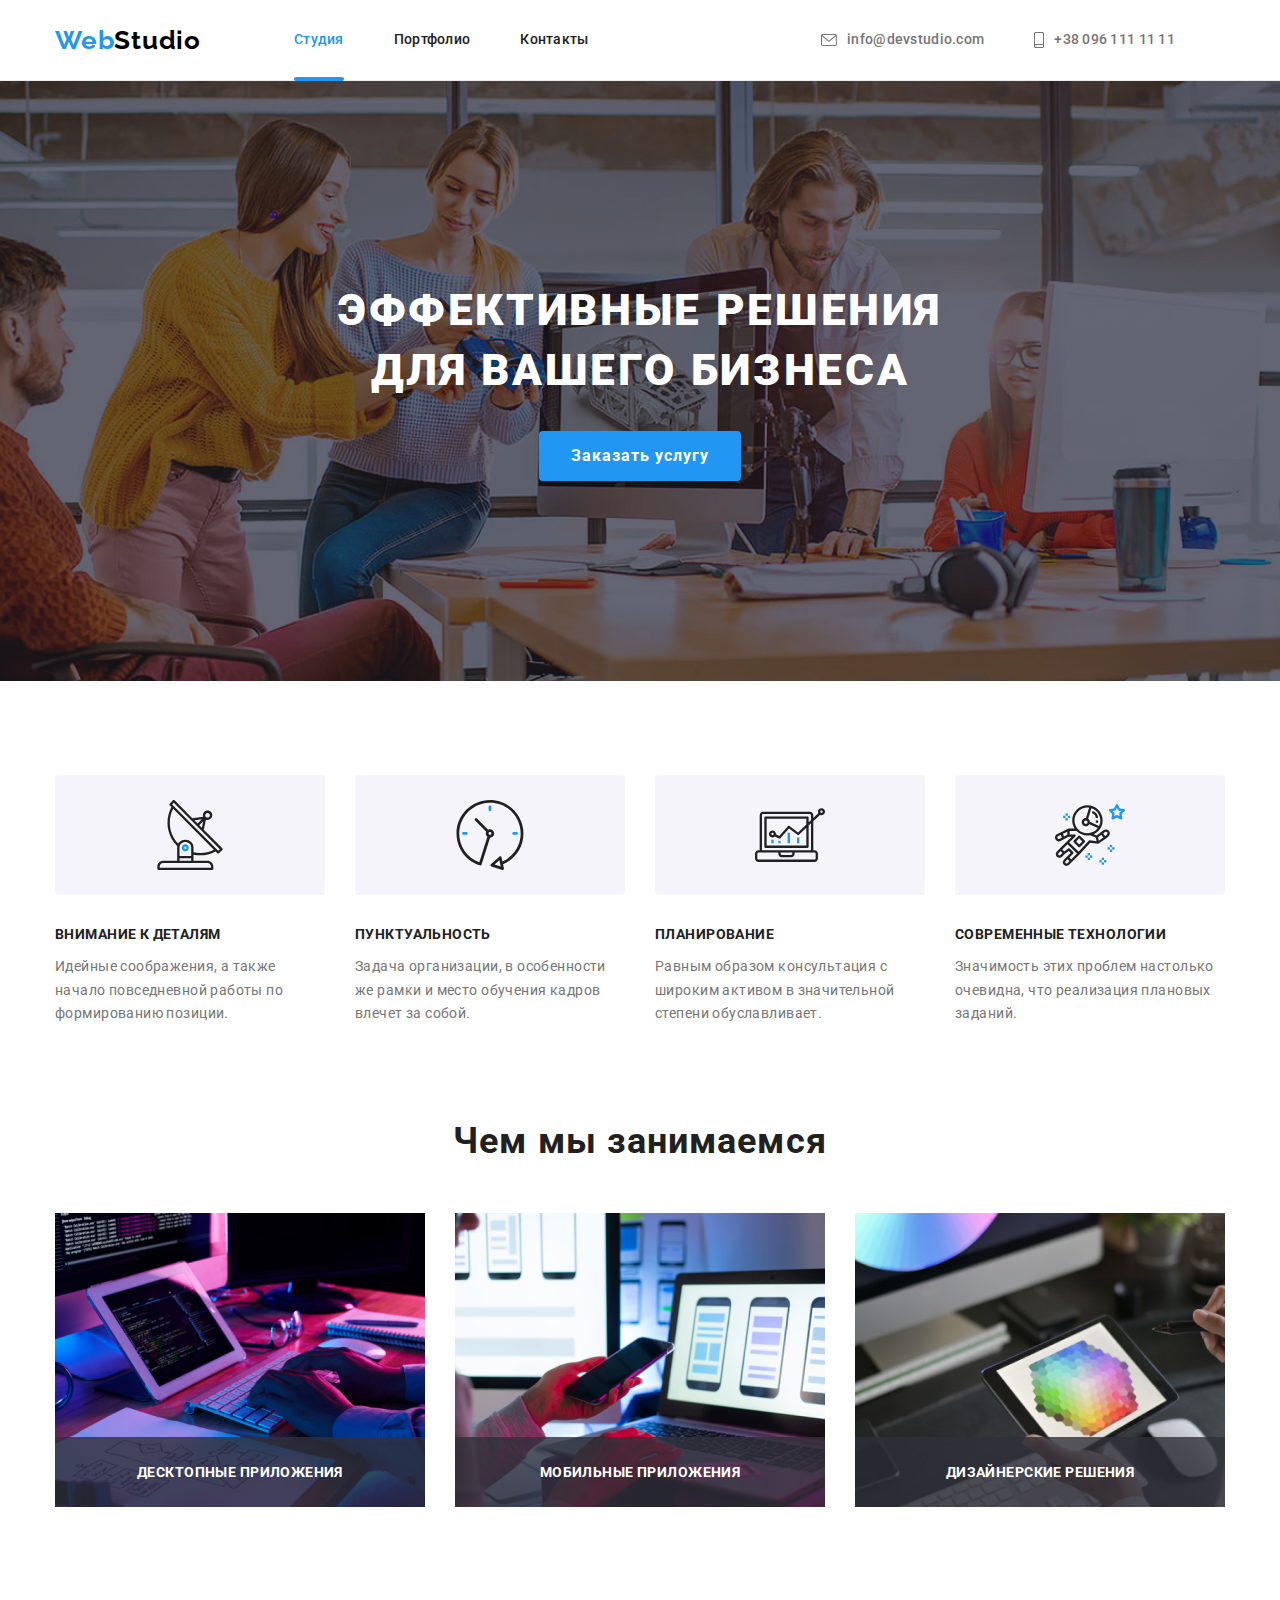
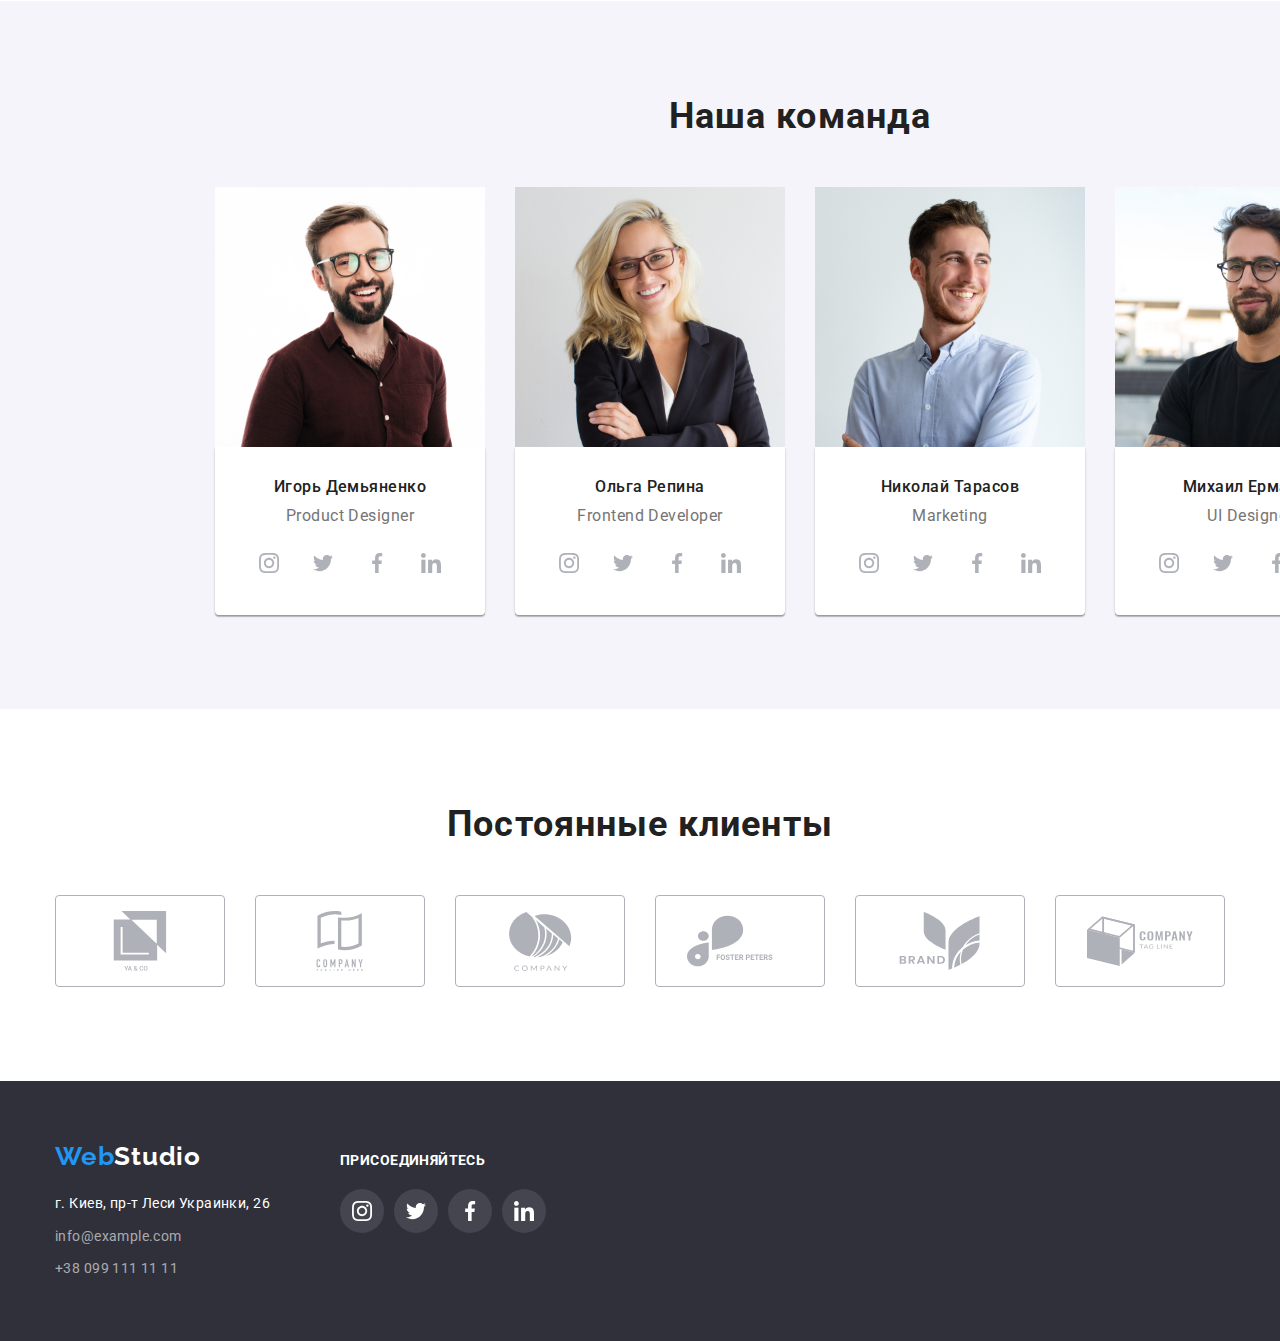
<file: index.html>
<!DOCTYPE html>
<html lang="ru">
<head>
    <meta charset="UTF-8">
    <meta http-equiv="X-UA-Compatible" content="IE=edge">
    <meta name="viewport" content="width=device-width, initial-scale=1.0">
    <title>Студия</title>
    <link rel="preconnect" href="https://fonts.googleapis.com">
    <link rel="preconnect" href="https://fonts.gstatic.com" crossorigin>
    <link rel="stylesheet" href="https://cdn.jsdelivr.net/npm/modern-normalize@1.1.0/modern-normalize.min.css">
    <link href="https://fonts.googleapis.com/css2?family=Raleway:wght@700&family=Roboto:wght@400;500;700;900&display=swap"
        rel="stylesheet" />

    <link rel="stylesheet" href="./css/style.css">
</head>
<body>
    <!---HEADER--->
    <header class="page-header">
        <div class="container header-container">
            <nav class="nav">
                <a class="logo link" href="">
                    Web<span class="logo-studio">Studio</span>
                </a>
                <ul class="menu list ">
                    <li class="menu-item"><a class="menu-link link current" href="./index.html">Студия</a></li>
                    <li class="menu-item"><a class="menu-link link" href="./portfolio.html">Портфолио</a></li>
                    <li class="menu-item"><a class="menu-link link" href="">Контакты</a></li>
            
                </ul>
            </nav>
            <ul class="list ul-list">
               <li class="menu-mailto"><a class="mailto link" href="mailto:info@devstudio.com"><svg class="envelope" width="16" height="12">
                    <use href="./img/ikonpfon/sprite-defs.svg#icon-envelope"></use>
                    </svg>info@devstudio.com</a>
                </li>
                <li class="menu-mailto"><a class="mailto link" href="tel:+380961111111"><svg class="envelope" width="10" height="16">
                    <use href="./img/ikonpfon/sprite-defs.svg#icon-smartphone"></use>
                </svg>+38 096 111 11 11</a></li>
            </ul>

        </div>
        
        
    </header>
    <main>
        <!---HERO---->
       
            <section class="hero">
                <div class="container ">
                    <h1 class="title-hero">Эффективные решения<br /> для вашего бизнеса</h1>
                    <button type="button" class="btn-hero " data-modal-open>Заказать услугу</button>
                </div>
            </section>

       
        
        <!----BENEFITS---->
        <section class="section">
            <div class="container">
                <h2 hidden class="visually-hidden">описание</h2>
                <ul class="list smooth">
                    <li class="Benefits-menu-item ">
                        <div class="Benefits-menu-icon">
                            <svg class="Benefits-icon" width="70" height="70">
                                <use href="./img/ikonpfon/antena-defs.svg#icon-antenna-1">

                            </use> 
                        </svg>
                        </div>
                        <h3 class="Benefits-menu">Внимание к деталям</h3>
                        <p class="description-menu">Идейные соображения, а также начало повседневной работы по формированию позиции.</p>
                    </li>
                    <li class="Benefits-menu-item ">
                        <div class="Benefits-menu-icon">
                            <svg class="Benefits-icon" width="70" height="70">
                                <use href="./img/ikonpfon/antena-defs.svg#icon-clock-1">
                        
                                </use>
                            </svg>
                        </div>
                        <h3 class="Benefits-menu">Пунктуальность</h3>
                        <p class="description-menu">Задача организации, в особенности же рамки и место обучения кадров влечет за собой.
                        </p>
                    </li>
                    <li class="Benefits-menu-item">
                        <div class="Benefits-menu-icon">
                            <svg class="Benefits-icon" width="70" height="70">
                                <use href="./img/ikonpfon/antena-defs.svg#icon-diagram-1">
                        
                                </use>
                            </svg>
                        </div>
                        <h3 class="Benefits-menu">Планирование</h3>
                        <p class="description-menu">Равным образом консультация с широким активом в значительной степени обуславливает.
                        </p>
                    </li>
                    <li class="Benefits-menu-item">
                        <div class="Benefits-menu-icon">
                            <svg class="Benefits-icon" width="70" height="70">
                                <use href="./img/ikonpfon/antena-defs.svg#icon-astronaut-1">
                        
                                </use>
                            </svg>
                        </div>
                        <h3 class="Benefits-menu">Современные технологии</h3>
                        <p class="description-menu">Значимость этих проблем настолько очевидна, что реализация плановых заданий.</p>
                    </li>
                </ul>

            </div>
            
        </section>
        <!---DIRECTION--->
        <section class="direction section">
            <div class="container">
                <h2 class="direction-title direction-menu-item">Чем мы занимаемся</h2>
                <ul class="list direction-menu direction-smooth">
                    <li class="direction-menu-smooth ">
                        <div class="direction-addition">
                            <img class="menu-img" src="./img/gallery/img1.png" alt="IT-сервис" width="370" />
                            <p class="direction-services">Десктопные приложения</p>

                        </div>
                        
                    </li>
                    <li class="direction-menu-smooth ">
                        <div class="direction-addition">
                            <img class="menu-img" src="./img/gallery/img2.png" alt="Мобильная версия">
                            <p class="direction-services">Мобильные приложения</p>

                        </div>
                        
                    </li>
                    <li class="direction-menu-smooth ">
                        <div class="direction-addition">
                            <img class="menu-img" src="./img/gallery/img3.png" alt="планшет версия">
                            <p class="direction-services">Дизайнерские решения</p>

                        </div>
                        
                    </li>
                </ul>

            </div>
           
        </section>
        <!---TEAM--->
<section class="team section">
    <div class="container">
        <h2 class="team-title">Наша команда</h2>
        <ul class="team-menu list team-menu-smooth">
            <li class="team-menu-item">
                <img class="team-img" src="./img/employees/img1.jpg" alt="Наши специалисты" width="270" height="260">
                <div class="team-div">
                    <h3 class="team-name">Игорь Демьяненко</h3>
                    <p class="team-job-title">Product Designer</p>
                    <ul class="social-list list">
                        <li class="social-list-item">
                            <a href="" class="social-list-link">
                                <svg class="social-list-icon" width="20" height="20">
                                    <use href="./img/ikonpfon/sprite-defs.svg#icon-instagram-2"></use>
                                </svg>
                            </a>
                        </li>
                        <li class="social-list-item">
                            <a href="" class="social-list-link">
                                <svg class="social-list-icon" width="20" height="20">
                                    <use href="./img/ikonpfon/sprite-defs.svg#icon-twitter-1"></use>
                                </svg>
                            </a>
                        </li>
                        <li class="social-list-item">
                            <a href="" class="social-list-link">
                                <svg class="social-list-icon" width="20" height="20">
                                    <use href="./img/ikonpfon/sprite-defs.svg#icon-facebook-1"></use>
                                </svg>
                            </a>
                        </li>
                        <li class="social-list-item">
                            <a href="" class="social-list-link">
                                <svg class="social-list-icon" width="20" height="20">
                                    <use href="./img/ikonpfon/sprite-defs.svg#icon-linkedin-1"></use>
                                </svg>
                            </a>
                        </li>
                    </ul>

                </div>
                
            </li>
            <li class="team-menu-item">
                <img class="team-img" src="./img/employees/img2.jpg" alt="Наши специалисты" width="270" height="260">
                <div class="team-div">
                    <h3 class="team-name">Ольга Репина</h3>
                    <p class="team-job-title">Frontend Developer</p>
                    <ul class="social-list list">
                        <li class="social-list-item">
                            <a href="" class="social-list-link">
                                <svg class="social-list-icon" width="20" height="20">
                                    <use href="./img/ikonpfon/sprite-defs.svg#icon-instagram-2"></use>
                                </svg>
                            </a>
                        </li>
                        <li class="social-list-item">
                            <a href="" class="social-list-link">
                                <svg class="social-list-icon" width="20" height="20">
                                    <use href="./img/ikonpfon/sprite-defs.svg#icon-twitter-1"></use>
                                </svg>
                            </a>
                        </li>
                        <li class="social-list-item">
                            <a href="" class="social-list-link">
                                <svg class="social-list-icon" width="20" height="20">
                                    <use href="./img/ikonpfon/sprite-defs.svg#icon-facebook-1"></use>
                                </svg>
                            </a>
                        </li>
                        <li class="social-list-item">
                            <a href="" class="social-list-link">
                                <svg class="social-list-icon" width="20" height="20">
                                    <use href="./img/ikonpfon/sprite-defs.svg#icon-linkedin-1"></use>
                                </svg>
                            </a>
                        </li>
                    </ul>

                </div>
                
            </li>
            <li class="team-menu-item"><img class="team-img" src="./img/employees/img3.jpg" alt="Наши специалисты" width="270"
                    height="260">
                    <div class="team-div">
                        <h3 class="team-name">Николай Тарасов</h3>
                        <p class="team-job-title">Marketing</p>
                        <ul class="social-list list">
                            <li class="social-list-item">
                                <a href="" class="social-list-link">
                                    <svg class="social-list-icon" width="20" height="20">
                                        <use href="./img/ikonpfon/sprite-defs.svg#icon-instagram-2"></use>
                                    </svg>
                                </a>
                            </li>
                            <li class="social-list-item">
                                <a href="" class="social-list-link">
                                    <svg class="social-list-icon" width="20" height="20">
                                        <use href="./img/ikonpfon/sprite-defs.svg#icon-twitter-1"></use>
                                    </svg>
                                </a>
                            </li>
                            <li class="social-list-item">
                                <a href="" class="social-list-link">
                                    <svg class="social-list-icon" width="20" height="20">
                                        <use href="./img/ikonpfon/sprite-defs.svg#icon-facebook-1"></use>
                                    </svg>
                                </a>
                            </li>
                            <li class="social-list-item">
                                <a href="" class="social-list-link">
                                    <svg class="social-list-icon" width="20" height="20">
                                        <use href="./img/ikonpfon/sprite-defs.svg#icon-linkedin-1"></use>
                                    </svg>
                                </a>
                            </li>
                        </ul>

                    </div>
                
            </li>
            <li class="team-menu-item"><img class="team-img" src="./img/employees/img4.jpg" alt="Наши специалисты" width="270"
                    height="260">
                    <div class="team-div">
                        <h3 class="team-name">Михаил Ермаков</h3>
                        <p class="team-job-title">UI Designer</p>
                        <ul class="social-list list">
                            <li class="social-list-item">
                                <a href="" class="social-list-link">
                                    <svg class="social-list-icon" width="20" height="20">
                                        <use href="./img/ikonpfon/sprite-defs.svg#icon-instagram-2"></use>
                                    </svg>
                                </a>
                            </li>
                            <li class="social-list-item">
                                <a href="" class="social-list-link">
                                    <svg class="social-list-icon" width="20" height="20">
                                        <use href="./img/ikonpfon/sprite-defs.svg#icon-twitter-1"></use>
                                    </svg>
                                </a>
                            </li>
                            <li class="social-list-item">
                                <a href="" class="social-list-link">
                                    <svg class="social-list-icon" width="20" height="20">
                                        <use href="./img/ikonpfon/sprite-defs.svg#icon-facebook-1"></use>
                                    </svg>
                                </a>
                            </li>
                            <li class="social-list-item">
                                <a href="" class="social-list-link">
                                    <svg class="social-list-icon" width="20" height="20">
                                        <use href="./img/ikonpfon/sprite-defs.svg#icon-linkedin-1"></use>
                                    </svg>
                                </a>
                            </li>
                        </ul>

                    </div>
                
            </li>

        </ul>
    </div>
 
</section>
<!----REGULAR CUSTOMERS---->
<section class="our-clients section">
    <div class="container">
        <h2 class="clients-title">Постоянные клиенты</h2>
        <ul class="brand list">
            <li class="circuit">
            <a href="" class="brand-link">
               <svg class="brand-logo" width="106" height="60">
                <use href="./img/ikonpfon/sprite-defs.svg#icon-group-1">

                </use>
               </svg>
            </a>
            </li>
            <li class="circuit">
                <a href="" class="brand-link">
                    <svg class="brand-logo" width="106" height="60">
                        <use href="./img/ikonpfon/sprite-defs.svg#icon-group-2">
                
                        </use>
                    </svg>
                </a>
            </li>
            <li class="circuit">
                <a href="" class="brand-link">
                    <svg class="brand-logo" width="106" height="60">
                        <use href="./img/ikonpfon/sprite-defs.svg#icon-group-3">
                
                        </use>
                    </svg>
                </a>
            </li>
            <li class="circuit">
                <a href="" class="brand-link">
                    <svg class="brand-logo" width="106" height="60">
                        <use href="./img/ikonpfon/sprite-defs.svg#icon-group-4">
                
                        </use>
                    </svg>
                </a>
            </li>
            <li class="circuit">
                <a href="" class="brand-link">
                    <svg class="brand-logo" width="106" height="60">
                        <use href="./img/ikonpfon/sprite-defs.svg#icon-group-5">
                
                        </use>
                    </svg>
                </a>
            </li>
            <li class="circuit">
                <a href="" class="brand-link">
                    <svg class="brand-logo" width="106" height="60">
                        <use href="./img/ikonpfon/sprite-defs.svg#icon-group-6">
                
                        </use>
                    </svg>
                </a>
            </li>
        </ul>

    </div>
</section>
    </main>
    <!---FOOTER-FIRST--->
    <footer class="footer-menu">
        <div class="container div-logo">
            <div>
                <a class="logo-style-footer link" href="">Web<span class="logo-studio-footer">Studio</span></a>
                <address class="sift">
                    <ul class="list ">
                        <li class="footer-menu-markup"> <a class="footer-maps link" href="https://goo.gl/maps/FyTGyrduHnAwDV1Q6">г.
                                Киев,
                                пр-т Леси Украинки, 26</a></li>
                        <li class="footer-menu-markup"> <a class="mailto-footer link"
                                href="mailto:info@example.com">info@example.com</a>
                        </li>
                        <li class="footer-menu-markup"> <a class="phone-footer link" href="tel:+380991111111">+38 099 111 11 11</a></li>
                    </ul>
                </address>

            </div>
            
            <div class="footer-social">
                <h3 class="footer-social-item">присоединяйтесь</h3>
                <ul class="footer-social-menu list">
                    <li>
                        <a href="" class="footer-social-link">
                            <svg class="footer-social-icon" width="20" height="20">
                                <use href="./img/ikonpfon/sprite-defs.svg#icon-instagram-2">
            
                                </use>
                            </svg>
                        </a>
                    </li>
                    <li>
                        <a href="" class="footer-social-link">
                            <svg class="footer-social-icon" width="20" height="20">
                                <use href="./img/ikonpfon/sprite-defs.svg#icon-twitter-1">
            
                                </use>
                            </svg>
                        </a>
                    </li>
                    <li>
                        <a href="" class="footer-social-link">
                            <svg class="footer-social-icon" width="20" height="20">
                                <use href="./img/ikonpfon/sprite-defs.svg#icon-facebook-1">
            
                                </use>
                            </svg>
                        </a>
                    </li>
                    <li>
                        <a href="" class="footer-social-link">
                            <svg class="footer-social-icon" width="20" height="20">
                                <use href="./img/ikonpfon/sprite-defs.svg#icon-linkedin-1">
            
                                </use>
                            </svg>
                        </a>
                    </li>
                </ul>
            
            </div>
        </div>
        
           
           
       </footer>
    <div class="backdrop is-hidden" data-modal>
        <div class="modal">
            <button type="button" class="closing " data-modal-close><svg class="modal-closing" width="18px" height="18px">
                <use href="./img/ikonpfon/sprite-defs.svg#icon-close-black-18dp-2-1"></use>
            </svg>
    
            </button>
        </div>
    
    </div>
    <script src="./css/js/modal js"></script>
</body>
</html>
</file>
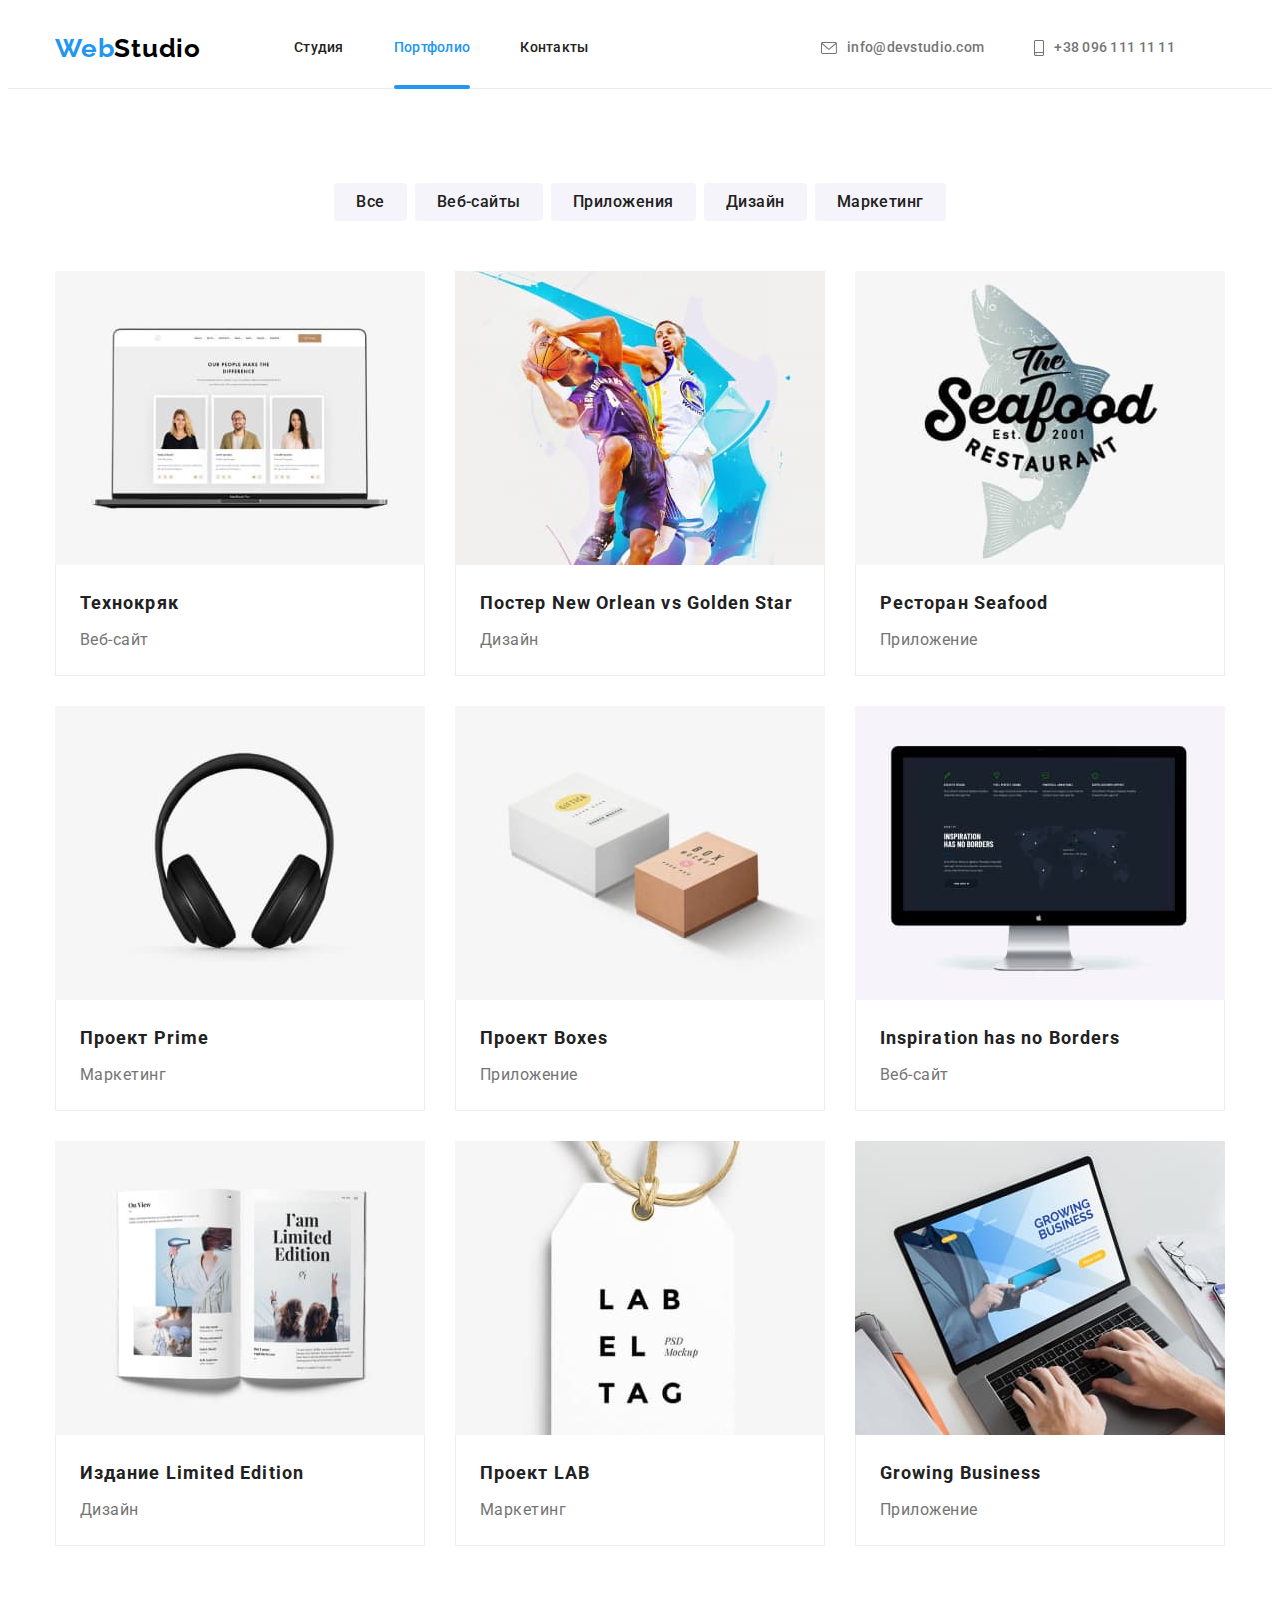
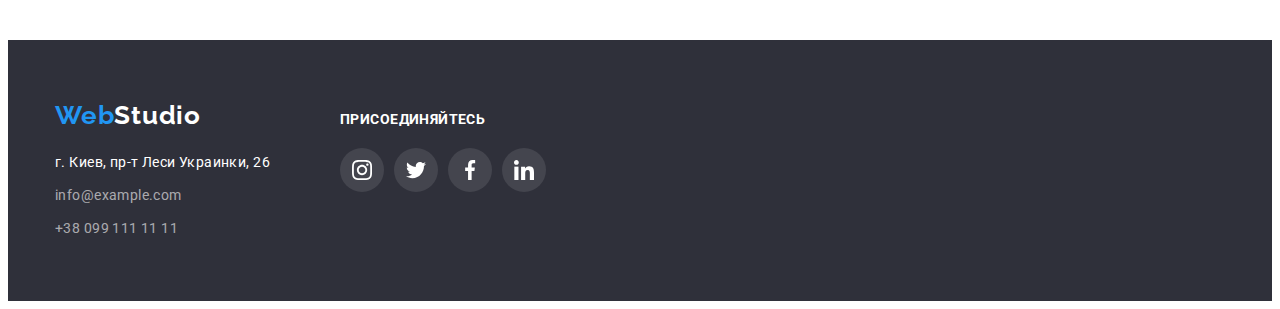
<file: portfolio.html>
<!DOCTYPE html>
<html lang="ru">

<head>
    <meta charset="UTF-8">
    <meta http-equiv="X-UA-Compatible" content="IE=edge">
    <meta name="viewport" content="width=device-width, initial-scale=1.0">
    <title>Портфолто</title>
    <link rel="preconnect" href="https://fonts.googleapis.com">
    <link rel="preconnect" href="https://fonts.gstatic.com" crossorigin>
    <link href="https://fonts.googleapis.com/css2?family=Raleway:wght@700&family=Roboto:wght@400;500;700;900&display=swap"
        rel="stylesheet"/>
        
    <link rel="stylesheet" href="./css/style.css">
</head>
<body>
    <!---HEADER-PORTFOLIO---> 
    <header class="page-header">
        <div class="container header-container">
            <nav class="nav">
                <a class="logo link" href="">Web<span class="logo-studio">Studio</span></a>
                <ul class="menu list ">
                    <li class="menu-item">
                        <a class="menu-link link" href="./index.html">Студия</a>
                    </li>
                    <li class="menu-item">
                        <a class="menu-link link current" href="./portfolio.html">Портфолио</a>
                    </li>
                    <li class="menu-item">
                        <a class="menu-link link" href="">Контакты</a>
                    </li>
                </ul>
            </nav>
            <ul class="list ul-list">
                <li class="menu-mailto"><a class="mailto link" href="mailto:info@devstudio.com"><svg class="envelope" width="16" height="12">
                    <use href="./img/ikonpfon/sprite-defs.svg#icon-envelope"></use>
                </svg>info@devstudio.com</a></li>
                <li class="menu-mailto"><a class="mailto link" href="tel:+380961111111"><svg class="envelope" width="10" height="16">
                    <use href="./img/ikonpfon/sprite-defs.svg#icon-smartphone"></use>
                </svg>+38 096 111 11 11</a></li>
            </ul>

        </div>
        
    </header>
    
 <main>
            <!---PORTFOLIO--->
           
        <section class="portfolio-menu section">
            <div class="container">
                <h1 hidden class="visually-hidden">Портфолио</h1>
                <!---FILTER--->
                
                <ul class=" filter-btn filter-btn-smooth list">
                    <li class="setting-btn"><button type="button" class="regulator-btn">Все</button></li>
                    <li class="setting-btn"><button type="button" class="regulator-btn">Веб-сайты</button></li>
                    <li class="setting-btn"><button type="button" class="regulator-btn">Приложения</button></li>
                    <li class="setting-btn"><button type="button" class="regulator-btn">Дизайн</button></li>
                    <li class="setting-btn"><button type="button" class="regulator-btn">Маркетинг</button></li>
                </ul>
                <!---PHOTO--->
                <ul class="list foto-menu">
                    <li class="foto-menu-item">
                       <a class="portfolio-link link" href="">
                        <div class="div-overlay">
                            <img class="foto-img" src="./images/macbookpro.jpg" alt="Веб-сайт" width="370">
                            <p class="overlay">Ресурс предлагает комплексные предложения с разным уровнем функционала и сервисов. Все это позволит
                                посетителю получить
                                исчерпывающие сведения о компании или частном лице.</p>
                            
                        </div>
                        
                        <div class="sentence-padding">
                            <h2 class="sentence">Технокряк</h2>
                            <p class="sentence-choice">Веб-сайт</p>
                        </div>

                       </a>
                        
                    </li>
                    <li class="foto-menu-item">
                        <a class="portfolio-link link" href="">
                            <div class="div-overlay">
                                <img class="foto-img" src="./images/basketball.jpg" alt="Дизайн" width="370">
                                <p class="overlay">Ресурс предлагает комплексные предложения с разным уровнем функционала и сервисов. Все это позволит
                                    посетителю получить
                                    исчерпывающие сведения о компании или частном лице.</p>

                            </div>
                            
                            <div class="sentence-padding">
                                <h2 class="sentence">Постер New Orlean vs Golden Star</h2>
                                <p class="sentence-choice">Дизайн</p>
                            
                            </div>

                        </a>
                        
                        
                    </li>
                    <li class="foto-menu-item">
                        <a class="portfolio-link link" href="">
                            <div class="div-overlay">
                                <img class="foto-img" src="./images/restaurant.jpg" alt="Приложение" width="370">
                                <p class="overlay">Ресурс предлагает комплексные предложения с разным уровнем функционала и сервисов. Все это позволит
                                    посетителю получить
                                    исчерпывающие сведения о компании или частном лице.</p>

                            </div>
                            

                            <div class="sentence-padding">
                                <h2 class="sentence">Ресторан Seafood</h2>
                                <p class="sentence-choice">Приложение</p>
                            
                            </div>

                        </a>
                        
                        
                    </li>
                    <li class="foto-menu-item">
                        <a class="portfolio-link link" href="">
                            <div class="div-overlay">
                                <img class="foto-img" src="./images/marketing.jpg" alt="Маркетинг" width="370">
                                <p class="overlay">Ресурс предлагает комплексные предложения с разным уровнем функционала и сервисов. Все это позволит
                                    посетителю получить
                                    исчерпывающие сведения о компании или частном лице.</p>

                            </div>
                            
                            <div class="sentence-padding">
                                <h2 class="sentence">Проект Prime</h2>
                                <p class="sentence-choice">Маркетинг</p>
                            </div>

                        </a>
                        
                        
                    </li>
                    <li class="foto-menu-item">
                        <a class="portfolio-link link" href="">
                            <div class="div-overlay">
                                <img class="foto-img" src="./images/boxes.jpg" alt="Приложение" width="370">
                                <p class="overlay">Ресурс предлагает комплексные предложения с разным уровнем функционала и сервисов. Все это позволит
                                    посетителю получить
                                    исчерпывающие сведения о компании или частном лице.</p>

                            </div>
                            

                            <div class="sentence-padding">
                                <h2 class="sentence">Проект Boxes</h2>
                                <p class="sentence-choice">Приложение</p>
                            </div>

                        </a>
                        
                    </li>
                    <li class="foto-menu-item">
                        <a class="portfolio-link link" href="">
                            <div class="div-overlay">
                                <img class="foto-img" src="./images/borders.jpg" alt="Веб-сайт" width="370">
                                <p class="overlay">Ресурс предлагает комплексные предложения с разным уровнем функционала и сервисов. Все это позволит
                                    посетителю получить
                                    исчерпывающие сведения о компании или частном лице.</p>

                            </div>
                            
                            <div class="sentence-padding">
                                <h2 class="sentence">Inspiration has no Borders</h2>
                                <p class="sentence-choice">Веб-сайт</p>
                            </div>

                        </a>
                        
                        
                    </li>
                    <li class="foto-menu-item">
                        <a class="portfolio-link link" href="">
                            <div class="div-overlay">
                                <img class="foto-img" src="./images/limitededition.jpg" alt="Дизайн" width="370">
                                <p class="overlay">Ресурс предлагает комплексные предложения с разным уровнем функционала и сервисов. Все это позволит
                                    посетителю получить
                                    исчерпывающие сведения о компании или частном лице.</p>

                            </div>
                            
                            <div class="sentence-padding">
                                <h2 class="sentence">Издание Limited Edition</h2>
                                <p class="sentence-choice">Дизайн</p>
                            
                            </div>

                        </a>
                        
                        
                    </li>
                    <li class="foto-menu-item">
                        <a class="portfolio-link link" href="">
                            <div class="div-overlay">
                                <img class="foto-img" src="./images/lab.jpg" alt="Маркетинг" width="370">
                                <p class="overlay">Ресурс предлагает комплексные предложения с разным уровнем функционала и сервисов. Все это позволит
                                    посетителю получить
                                    исчерпывающие сведения о компании или частном лице.</p>

                            </div>
                            
                            <div class="sentence-padding">
                                <h2 class="sentence">Проект LAB</h2>
                                <p class="sentence-choice">Маркетинг</p>
                            
                            </div>

                        </a>
                        
                        
                    </li>
                    <li class="foto-menu-item">
                        <a class="portfolio-link link" href="">
                            <div class="div-overlay">
                                <img class="foto-img" src="./images/growingbusiness.jpg" alt="Приложение" width="370">
                                <p class="overlay">Ресурс предлагает комплексные предложения с разным уровнем функционала и сервисов. Все это позволит
                                    посетителю получить
                                    исчерпывающие сведения о компании или частном лице.</p>

                            </div>
                            
                            <div class="sentence-padding">
                                <h2 class="sentence">Growing Business</h2>
                                <p class="sentence-choice">Приложение</p>
                            
                            </div>

                        </a>
                        
                        
                    </li>
                </ul>

            </div>
            
        </section>
    </main>
    <!---BASEMENT-->
    <footer class="footer-menu">
        <div class="container div-logo">
            <div>
                <a class="logo-style-footer link" href="">Web<span class="logo-studio-footer">Studio</span></a>
                <address class="sift">
                    <ul class="list ">
                        <li class="footer-menu-markup"> <a class="footer-maps link" href="https://goo.gl/maps/FyTGyrduHnAwDV1Q6">г.
                                Киев,
                                пр-т Леси Украинки, 26</a></li>
                        <li class="footer-menu-markup"> <a class="mailto-footer link"
                                href="mailto:info@example.com">info@example.com</a>
                        </li>
                        <li class="footer-menu-markup"> <a class="phone-footer link" href="tel:+380991111111">+38 099 111 11 11</a></li>
                    </ul>
                
                </address>

            </div>
            <div class="footer-social">
                <h3 class="footer-social-item">присоединяйтесь</h3>
                <ul class="footer-social-menu list">
                    <li>
                        <a href="" class="footer-social-link">
                            <svg class="footer-social-icon" width="20" height="20">
                                <use href="./img/ikonpfon/sprite-defs.svg#icon-instagram-2">
            
                                </use>
                            </svg>
                        </a>
                    </li>
                    <li>
                        <a href="" class="footer-social-link">
                            <svg class="footer-social-icon" width="20" height="20">
                                <use href="./img/ikonpfon/sprite-defs.svg#icon-twitter-1">
            
                                </use>
                            </svg>
                        </a>
                    </li>
                    <li>
                        <a href="" class="footer-social-link">
                            <svg class="footer-social-icon" width="20" height="20">
                                <use href="./img/ikonpfon/sprite-defs.svg#icon-facebook-1">
            
                                </use>
                            </svg>
                        </a>
                    </li>
                    <li>
                        <a href="" class="footer-social-link">
                            <svg class="footer-social-icon" width="20" height="20">
                                <use href="./img/ikonpfon/sprite-defs.svg#icon-linkedin-1">
            
                                </use>
                            </svg>
                        </a>
                    </li>
                </ul>
            
            </div>
            
            

        </div>
        
    </footer>
            
      
    
    
</body>
</html>
</file>
<file: css/style.css>
:root {
     --accent-color: #2196F3;
     --secondari-color: #757575;
     --footer-color: rgba(255, 255, 255, 0.6);
     --primary-font-color: #212121;
     --button-text-color: #FFFFFF;
     --primary-font: 'Roboto', sans-serif;
     --secondari-font: 'Raleway', sans-serif;
     --icon-color: #afb1b8;
     --transition-speed: 250ms cubic-bezier(0.4, 0, 0.2, 1);
     }

h1,h2,h3,h4,p{
     margin-top: 0;
     margin-bottom: 0;
}
ul,ol{
     margin-top: 0;
     margin-bottom: 0;
     padding-left: 0;
}
img{
     display:block
}


.list {
     list-style: none;
}
.current{
    color: var(--accent-color);
}

.link {
     text-decoration: none;
}
button{
     cursor: pointer;
}

body {
     font-family: var(--primary-font);
}
.section{
     padding-top: 94px;
     padding-bottom: 94px;
}

.container{
     box-sizing: border-box;
     width: 1200px;
     margin-left: auto;
     margin-right: auto;
     padding-left: 15px;
     padding-right: 15px;
}




.page-header{
     border-bottom: 1px solid #ECECEC;
     
}
.header-container{
     display: flex;
     align-items: center;
}
.nav{
     display: flex;
     align-items: center;
}
.menu{
     
     display: flex;
     align-items: center;
}
.ul-list{
     display: flex;
     align-items: center;
     margin-left: auto;
     }
     .logo{
          margin-right: 93px;
     }
     .menu-item:not(:last-child){
          margin-right: 50px;
     }
     

/*HEADER*/
.logo {
     font-family: var(--secondari-font);
     font-style: normal;
     font-weight: 700;
     font-size: 26px;
     line-height: 1.19;
     letter-spacing: 0.03em;

     color: #2196F3;
}

.logo-studio {
     font-family: var(--secondari-font);
     font-style: normal;
     font-weight: 700;
     font-size: 26px;
     line-height: 1.19;
     letter-spacing: 0.03em;
     color: #000000
}

.menu-link {
     display: block;
     position: relative;
     padding-top: 32px;
     padding-bottom: 32px;
     transition: color var(--transition-speed);

     font-weight: 500;
     font-size: 14px;
     line-height: 1.14;
     letter-spacing: 0.02em;
     color: var(--primary-font-color);
}

.menu-link:hover ,
.menu-link:focus {
     color: var(--accent-color);
}
.menu-mailto {
     margin-right: 50px;
}

.mailto {
     padding-top: 32px;
     padding-bottom: 32px;
     align-items: center;
     display: flex;
     font-family: 'Roboto', sans-serif;
     font-weight: 500;
     font-size: 14px;
     line-height: 1.14;
     letter-spacing: 0.02em;
     color: var(--secondari-color);
     transition: color var(--transition-speed);
     
     
}


.mailto:hover ,
.mailto:focus {
     color: var(--accent-color);
}

.current {
     color: var(--accent-color);
}

.envelope {
fill: currentColor;
margin-right: 10px;
}
.nav{
     display: flex;
}

.header-container{
     display: flex;
     align-items: center;
}
.current:after {
     position: absolute;
     content: '';
     left: 0;
     bottom: 0;
     border-radius: 2px;
     margin-bottom: -1px;
     width: 100%;
     height: 4px;
     background-color: var(--accent-color);
}



/*HERO*/


.hero{
     
     text-align: center;
     padding-top: 200px;
     padding-bottom: 200px;
     background-image:linear-gradient(rgba(47, 48, 58, 0.4),rgba(47, 48, 58, 0.4)), url(../img/hero/Img.jpg);
     background-size: cover;
     background-color: rgba(47, 48, 58, 0.4);
     max-width: 1600px;
     height: 600px;
     margin-left: auto;
     margin-right: auto;
     background-position:center;
     background-repeat: no-repeat;
}



.title-hero {
     margin-bottom: 30px;
     width: 696px;
     margin-left: auto;
     margin-right: auto;
     font-weight: 900;
     font-size: 44px;
     line-height: 1.36;
     text-align: center;
     letter-spacing: 0.06em;
     text-transform: uppercase;
     color: #FFFFFF;
}


.btn-hero {
     margin: auto;
     padding: 10px 32px;
     font-family: 'Roboto', sans-serif;
     font-weight: 700;
     font-size: 16px;
     line-height: 1.88;
     border:transparent ;
     border-radius: 4px;
     align-items: center;
     text-align: center;
     letter-spacing: 0.06em;
     background-color: var(--accent-color);
     color: var(--button-text-color);
     box-shadow: 0px 4px 4px rgba(0, 0, 0, 0.15);
          
 
}
/*BENEFITS*/
.visually-hidden {
     position: absolute;
     white-space: nowrap;
     width: 1px;
     height: 1px;
     overflow: hidden;
     border: 0;
     padding: 0;
     clip: rect(0 0 0 0);
     clip-path: inset(50%);
     margin: -1px;
}
.smooth{
     display: flex;
    
}
.Benefits-menu-item:not(:last-child){
     margin-right: 30px;
     
    }
    

.Benefits-menu {
     margin-bottom: 10px;
     font-weight: 700;
     font-size: 14px;
     line-height: 1.4;
     letter-spacing: 0.03em;
     text-transform: uppercase;
     color: var(--primary-font-color);
}

.description-menu {
     font-size: 14px;
     line-height: 1.71;
     letter-spacing: 0.03em;
     color: var(--secondari-color);
     
}
.Benefits-menu-icon{
     display: flex;
     flex-wrap: wrap;
     align-content: center;
     justify-content: center;
     width: 270px;
     height: 120px;
     background: #F5F4FA;
     border-radius: 4px;
     margin-bottom: 30px;
     gap: 30px;
}


/*DIRECTION*/
.direction-title {
    
     font-weight: 700;
     font-size: 36px;
     line-height: 1.17;
     text-align: center;
     letter-spacing: 0.03em;

     color: var(--primary-font-color);
}
.direction-menu-item{
     padding-top: 0;
     margin-left: auto;
     margin-right: auto;
     margin-bottom: 50px;
}
.direction-menu-smooth:not(:last-child){
     margin-right: 30px;
}
.direction-smooth{
     display: flex;
}
.direction{
     padding-top: 0%;
}
.direction-addition{
     position: relative;
}
.direction-services{
     position: absolute;
     display: flex;
     justify-content: center;
     align-items: center;
     bottom: 0;
     left: 0;
     width: 100%;
     height: 70px;
     font-weight: 700;
     font-size: 14px;
     line-height: 16px;
     text-align: center;
     letter-spacing: 0.03em;
     text-transform: uppercase;
     color: var(--button-text-color);
     background: rgba(47, 48, 58, 0.8);
}

/*TEAM*/

.team{
      background: #F5F4FA;
}
.team-img{
     height: auto;
     max-width: 100%;
    
}
.team-menu-smooth {
     display: flex;
}
.team-menu-item:not(:last-child){
     margin-right: 30px;
}
.team-title {
     margin-left: auto;
     margin-right: auto;
     margin-bottom: 50px;
     font-weight: 700;
     font-size: 36px;
     line-height: 1.17;
     text-align: center;
     letter-spacing: 0.03em;

     color: var(--primary-font-color);
}
.team-div{
     padding-top: 30px;
     padding-bottom: 30px;
     box-shadow: 0px 1px 3px rgba(0, 0, 0, 0.12), 0px 1px 1px rgba(0, 0, 0, 0.14), 0px 2px 1px rgba(0, 0, 0, 0.2);
     border-radius: 0px 0px 4px 4px;
     background-color: #FFFFFF;
}


.team-name {
     margin-bottom: 10px;
     font-weight: 500;
     font-size: 16px;
     line-height: 1.19;
     text-align: center;
     letter-spacing: 0.03em;
     color: var(--primary-font-color);
}

.team-job-title {
     margin-bottom: 16px;
     font-size: 16px;
     line-height: 1.19;
     text-align: center;
     letter-spacing: 0.03em;
     color: var(--secondari-color);
}
.social-list-link{
     display: flex;
     justify-content: center;
     align-items: center;
     width: 44px;
     height: 44px;
     border-radius: 50%;
     background-color: #FFFFFF;
     transition: background-color var(--transition-speed);
}
.social-list-link:hover,
.social-list-link:focus{
     background-color:var(--accent-color);
}
.social-list-link:hover .social-list-icon,
.social-list-link:focus .social-list-icon{
     fill: var(--button-text-color);
}

.social-list{
     display: flex;
     justify-content: center;
     gap: 10px;
}
.social-list-icon{
     fill:var(--icon-color);
     transition: fill var(--transition-speed);
}
.team{
     justify-content: center;
     width: 1600px;
     height: 708px;
     margin-left: auto;
     margin-right: auto;
     background: #F5F4FA;
}
/*REGULAR CUSTOMERS*/
.brand-link{
     fill: var(--icon-color);
    
      

}
.brand-link:hover ,
.brand-link:focus  {

     fill: var(--accent-color);
}
.brand-link:hover,
.brand-link:focus{
     border: 1px solid var(--accent-color);
     
}
.clients-title{
     margin-left: auto;
     margin-right: auto;
     margin-bottom: 50px;
     font-weight: 700;
     font-size: 36px;
     line-height: 1.17;
     text-align: center;
     letter-spacing: 0.03em;
     color: var(--primary-font-color);

}
.brand-logo{
transition: fill var(--transition-speed);
}
.brand{
     display: flex;
     justify-content: center;
     gap: 30px;
}
.circuit{
     width: 170px;
     height: 92px;
}
.brand-link{
     display: flex;
     flex-wrap: wrap;
     align-content: center;
     justify-content: center;
     border: 1px solid #afb1b8;
     border-radius: 4px;
     width: 100%;
     height: 100%;
     transition: border var(--transition-speed);
}
/*FOOTER-FIRST*/

.logo-style-footer{
   
     font-family: var(--secondari-font);
     font-style: normal;
     font-weight: 700;
     font-size: 26px;
     line-height: 1.19;
     letter-spacing: 0.03em;
     color: #2196F3;
     }
     

.logo-studio-footer {
     font-family: 'Raleway', sans-serif;
     font-weight: 700;
     font-size: 26px;
     line-height: 1.19;
     letter-spacing: 0.03em;
     color: #FFFFFF;

}

.footer-menu {
     background-color: #2f303a;
          padding-top: 60px;
          padding-bottom: 60px;
}
.footer-menu-markup:not(:last-child) {
     margin-bottom: 9px;
     
}

.sift{
     font-style: normal;
     font-family: 'Roboto', sans-serif;
     margin-top: 20px;
}
.footer-maps {
     font-size: 14px;
     line-height: 1.71;
     letter-spacing: 0.03em;
     color: #FFFFFF;
     transition: color var(--transition-speed);
}

.mailto-footer {
     font-size: 14px;
     line-height: 1.71;
     letter-spacing: 0.03em;
     color: var(--footer-color);
     transition: color var(--transition-speed);
}

.phone-footer {
     font-family: 'Roboto', sans-serif;
     font-weight: 400;
     font-size: 14px;
     line-height: 1.71;
     letter-spacing: 0.03em;
     color: var(--footer-color);
     transition: color var(--transition-speed);
}

.footer-maps:hover,
.footer-maps:focus {
     color: var(--accent-color);
}

.mailto-footer:hover,
.mailto-footer:focus {
     color: var(--accent-color);
}

.phone-footer:hover,
.phone-footer:focus {
     color: var(--accent-color);
}
.footer-social-item{
     font-weight: 700;
     font-size: 14px;
     line-height: 1.14;
     letter-spacing: 0.03em;
     text-transform: uppercase;
     color:var(--button-text-color);
     margin-bottom: 20px;
     
}
.footer-social-menu{
     display: flex;
     justify-content: center;
     gap: 10px;
     
}
.footer-social-link{
     display: flex;
     justify-content: center;
     align-items: center;
     width: 44px;
     height: 44px;
     border-radius: 50%;
     background: rgba(255, 255, 255, 0.1);
     transition: background-color var(--transition-speed);
     
     
}
.footer-social-link:hover,
.footer-social-link:focus{
     background-color: var(--accent-color) ;
  
}
.footer-social-icon{
     fill: var(--button-text-color);
}
.div-logo{
     display: flex;
     align-items: baseline;
}
.footer-social{
     margin-left: 70px;
}



/*PORTFOLIO*/
.filter-btn{

     display: flex;
     justify-content: center;

     
}
.setting-btn:not(:last-child){
     margin-right: 8px;
}
.filter-btn-smooth{
    
     margin-bottom: 50px;

}
.regulator-btn {
     background-color: #F5F4FA;
     border: transparent;
     border-radius: 4px;
     margin: auto;
     padding: 6px 22px;
     font-family: 'Roboto', sans-serif;
     font-style: normal;
     font-weight: 500;
     font-size: 16px;
     line-height: 1.63;
     text-align: center;
     letter-spacing: 0.03em;
     color: var(--primary-font-color);
     transition: background-color var(--transition-speed), color var(--transition-speed),
               box-shadow var(--transition-speed);
}

.regulator-btn:hover,
.regulator-btn:focus {
     background-color: #2196F3;
     color: var(--button-text-color);
     box-shadow: 0px 3px 1px rgba(0, 0, 0, 0.1), 0px 1px 2px rgba(0, 0, 0, 0.08), 
     0px 2px 2px rgba(0, 0, 0, 0.12);
     
}

/*PHOTO*/
.sentence {
     
     margin-bottom: 4px;
     font-weight: 700;
     font-size: 18px;
     line-height: 2;
     letter-spacing: 0.06em;
     color: var(--primary-font-color);
     
}
.sentence-padding {
     padding: 20px 24px;
     border-left: 1px solid #EEEEEE; 
     border-right:1px solid #EEEEEE ;
     border-bottom: 1px solid #EEEEEE;
}

.sentence-choice {
    
     font-size: 16px;
     line-height: 1.88;
     letter-spacing: 0.03em;
     color: var(--secondari-color);
}
.foto-menu{
     margin: -15px;
     display: flex;
     flex-wrap: wrap;
}
.foto-menu-item{
     margin: 15px;
     background: #FFFFFF;
}
.portfolio-link:hover, 
.portfolio-link:focus{
     display: block;
     background: #ffffff;
     box-shadow: 0px 1px 1px rgba(0, 0, 0, 0.12), 0px 4px 4px rgba(0, 0, 0, 0.06),
     1px 4px 6px rgba(0, 0, 0, 0.16);
}
.foto-img{
     max-width: 100%;
     height: auto;
     display: block;
}
.overlay{
overflow: auto;
padding: 63px 24px ;
position: absolute;
left: 0;
top: 0;
width: 100%;
height: 100%;
font-weight: 400;
font-size: 18px;
line-height: 28px;
letter-spacing: 0.03em;
color: #FFFFFF;
background-color: rgba(33, 150, 243, 0.9);
transform: translate(0, 100%);
transition: transform var(--transition-speed);
}

.div-overlay{
position: relative;
overflow: hidden;
}
.portfolio-link:hover .overlay,
.portfolio-link:focus .overlay{
transform: translate(0, 0);
}
.portfolio-link{
     transition: box-shadow var(--transition-speed);
}
/*MODAL WINDOW*/
.backdrop{
position: fixed;
     display: flex;
     justify-content: center;
     align-items: center;
     top: 0;
     left: 0;
     z-index: 1000;
     height: 100%;
     width: 100%;
     background: rgba(0, 0, 0, 0.2);
     transition: opacity var(--transition-speed), visibility var(--transition-speed),
          transform var(--transition-speed);
}
     .backdrop.is-hidden{
     opacity: 0;
     visibility: hidden;
     pointer-events: none;
     transform: scale(0.8);
     }
.modal{
     position: absolute;
     top: 50%;
     left: 50%;
     transform: translate(-50%, -50%);
     width: 528px;
     height: 581px;
     background-color: var(--button-text-color);
     box-shadow: 0px 1px 3px rgba(0, 0, 0, 0.12), 0px 1px 1px rgba(0, 0, 0, 0.14),
               0px 2px 1px rgba(0, 0, 0, 0.2);
     border-radius: 4px;
}
.closing{
     position: absolute;
     display: flex;
     justify-content: center;
     align-items: center;
     top: 8px;
     right: 8px;
     width: 30px;
     height: 30px;
     border-radius: 50%;
     background-color: transparent;
     background: #ffffff;
     border: 1px solid rgba(0, 0, 0, 0.1);
     padding: 0;
}
.closing:hover .modal-icon-close,
.closing:focus .modal-icon-close {
     fill: var(--accent-color);
     transition: var(--transition-speed);
}
.modal-closing{
     fill: #000000;
}
</file>
